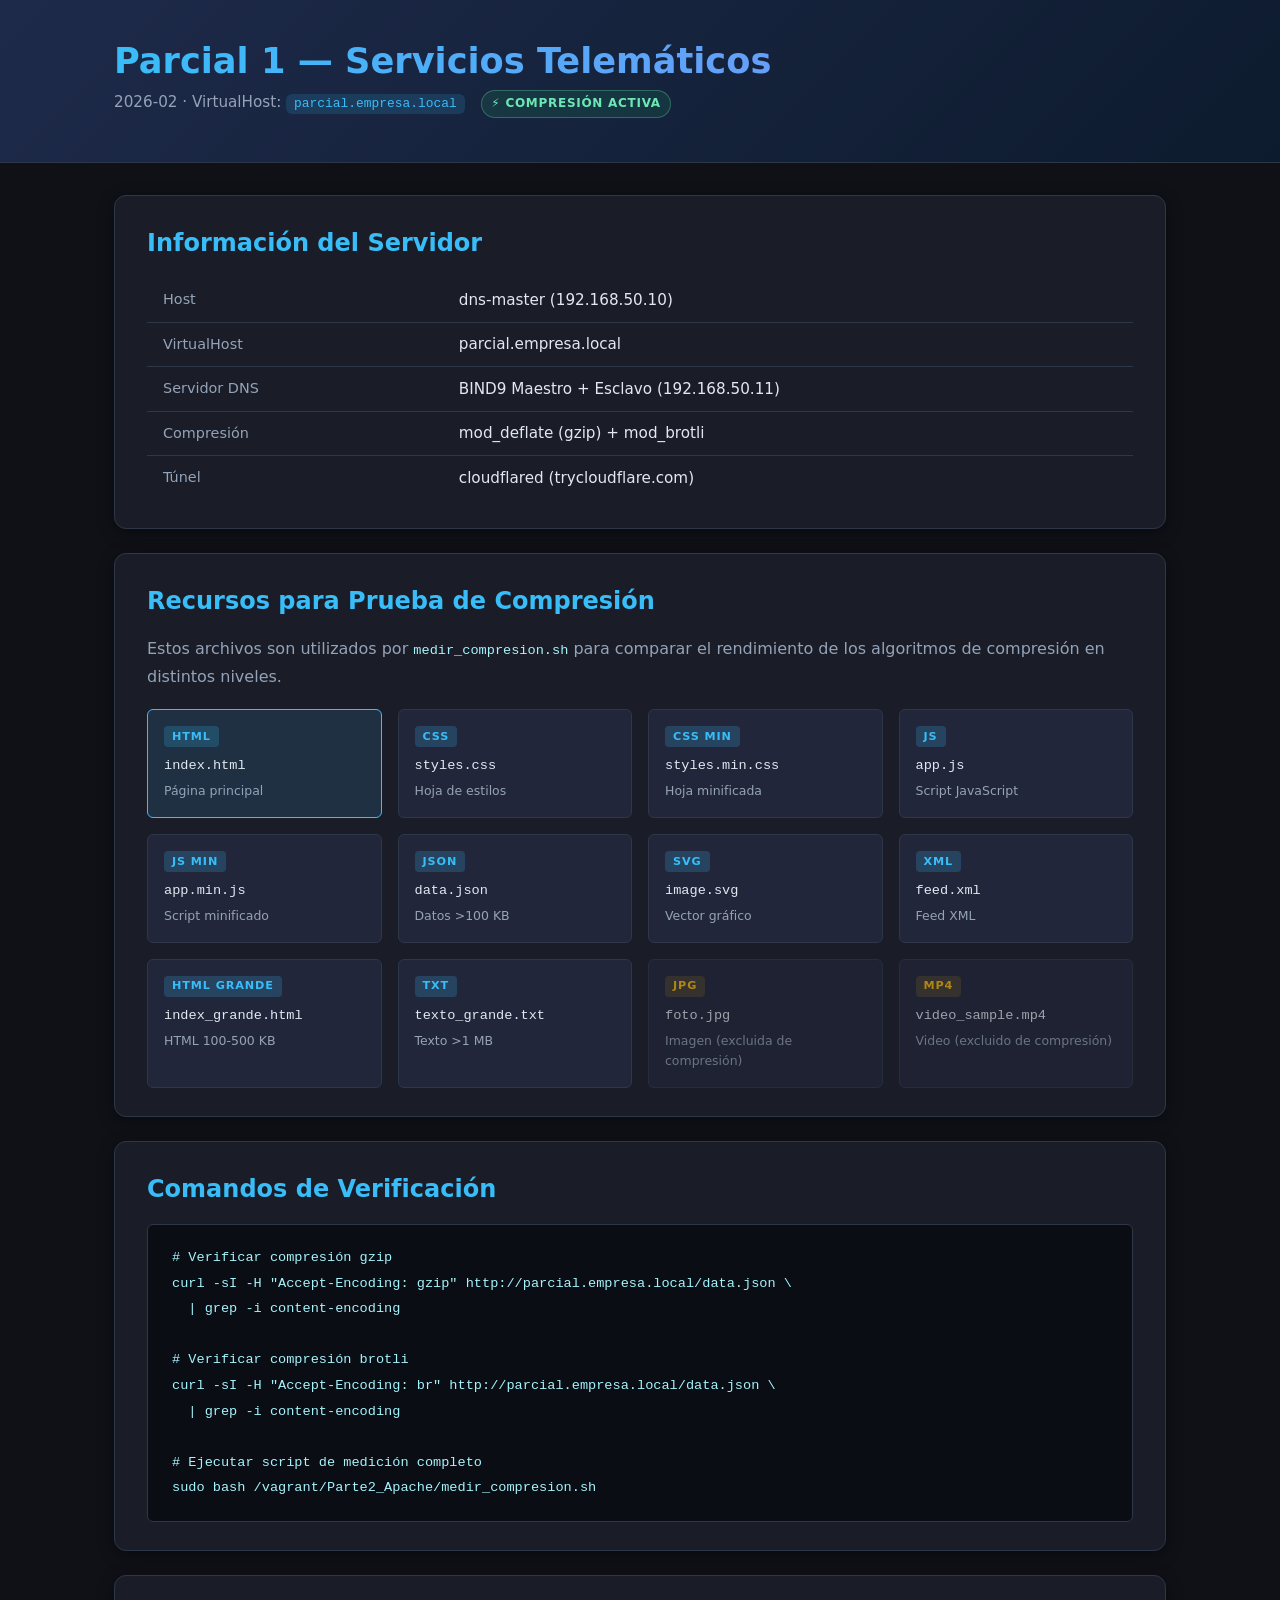
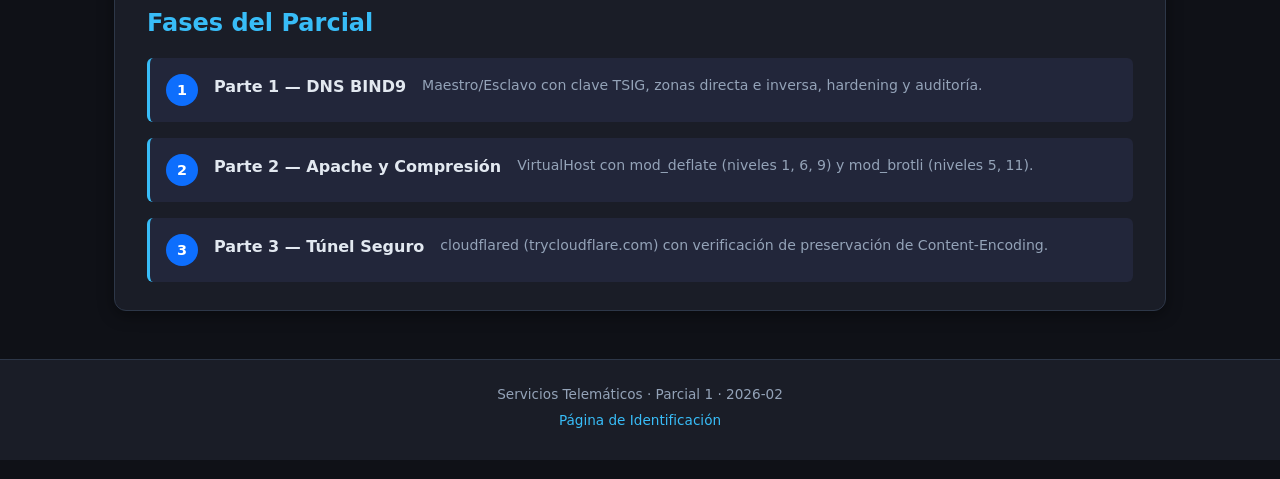
<file: mipracticas/Parcial1/Parte2_Apache/recursos/index.html>
<!DOCTYPE html>
<html lang="es">
<head>
    <meta charset="UTF-8">
    <meta name="viewport" content="width=device-width, initial-scale=1.0">
    <meta name="description" content="Parcial 1 de Servicios Telemáticos 2026-02 — VirtualHost Apache2 con compresión gzip y brotli">
    <title>Parcial 1 — Servicios Telemáticos 2026</title>
    <link rel="stylesheet" href="styles.css">
</head>
<body>

    <header class="site-header">
        <div class="container">
            <h1>Parcial 1 — Servicios Telemáticos</h1>
            <p class="subtitle">2026-02 · VirtualHost: <code>parcial.empresa.local</code></p>
        </div>
    </header>

    <main class="container">

        <section class="card" id="info-servidor">
            <h2>Información del Servidor</h2>
            <table>
                <tr><th>Host</th><td>dns-master (192.168.50.10)</td></tr>
                <tr><th>VirtualHost</th><td>parcial.empresa.local</td></tr>
                <tr><th>Servidor DNS</th><td>BIND9 Maestro + Esclavo (192.168.50.11)</td></tr>
                <tr><th>Compresión</th><td>mod_deflate (gzip) + mod_brotli</td></tr>
                <tr><th>Túnel</th><td>cloudflared (trycloudflare.com)</td></tr>
            </table>
        </section>

        <section class="card" id="recursos-prueba">
            <h2>Recursos para Prueba de Compresión</h2>
            <p>Estos archivos son utilizados por <code>medir_compresion.sh</code> para comparar
               el rendimiento de los algoritmos de compresión en distintos niveles.</p>
            <div class="recursos-grid">
                <a href="index.html" class="recurso-item">
                    <span class="tipo">HTML</span>
                    <span class="nombre">index.html</span>
                    <span class="desc">Página principal</span>
                </a>
                <a href="styles.css" class="recurso-item">
                    <span class="tipo">CSS</span>
                    <span class="nombre">styles.css</span>
                    <span class="desc">Hoja de estilos</span>
                </a>
                <a href="styles.min.css" class="recurso-item">
                    <span class="tipo">CSS MIN</span>
                    <span class="nombre">styles.min.css</span>
                    <span class="desc">Hoja minificada</span>
                </a>
                <a href="app.js" class="recurso-item">
                    <span class="tipo">JS</span>
                    <span class="nombre">app.js</span>
                    <span class="desc">Script JavaScript</span>
                </a>
                <a href="app.min.js" class="recurso-item">
                    <span class="tipo">JS MIN</span>
                    <span class="nombre">app.min.js</span>
                    <span class="desc">Script minificado</span>
                </a>
                <a href="data.json" class="recurso-item">
                    <span class="tipo">JSON</span>
                    <span class="nombre">data.json</span>
                    <span class="desc">Datos &gt;100 KB</span>
                </a>
                <a href="image.svg" class="recurso-item">
                    <span class="tipo">SVG</span>
                    <span class="nombre">image.svg</span>
                    <span class="desc">Vector gráfico</span>
                </a>
                <a href="feed.xml" class="recurso-item">
                    <span class="tipo">XML</span>
                    <span class="nombre">feed.xml</span>
                    <span class="desc">Feed XML</span>
                </a>
                <a href="index_grande.html" class="recurso-item">
                    <span class="tipo">HTML GRANDE</span>
                    <span class="nombre">index_grande.html</span>
                    <span class="desc">HTML 100-500 KB</span>
                </a>
                <a href="texto_grande.txt" class="recurso-item">
                    <span class="tipo">TXT</span>
                    <span class="nombre">texto_grande.txt</span>
                    <span class="desc">Texto &gt;1 MB</span>
                </a>
                <a href="foto.jpg" class="recurso-item binary">
                    <span class="tipo">JPG</span>
                    <span class="nombre">foto.jpg</span>
                    <span class="desc">Imagen (excluida de compresión)</span>
                </a>
                <a href="video_sample.mp4" class="recurso-item binary">
                    <span class="tipo">MP4</span>
                    <span class="nombre">video_sample.mp4</span>
                    <span class="desc">Video (excluido de compresión)</span>
                </a>
            </div>
        </section>

        <section class="card" id="comandos-verificacion">
            <h2>Comandos de Verificación</h2>
            <pre><code># Verificar compresión gzip
curl -sI -H "Accept-Encoding: gzip" http://parcial.empresa.local/data.json \
  | grep -i content-encoding

# Verificar compresión brotli
curl -sI -H "Accept-Encoding: br" http://parcial.empresa.local/data.json \
  | grep -i content-encoding

# Ejecutar script de medición completo
sudo bash /vagrant/Parte2_Apache/medir_compresion.sh</code></pre>
        </section>

        <section class="card" id="fases-parcial">
            <h2>Fases del Parcial</h2>
            <ol class="fases-list">
                <li>
                    <strong>Parte 1 — DNS BIND9</strong>
                    <p>Maestro/Esclavo con clave TSIG, zonas directa e inversa, hardening y auditoría.</p>
                </li>
                <li>
                    <strong>Parte 2 — Apache y Compresión</strong>
                    <p>VirtualHost con mod_deflate (niveles 1, 6, 9) y mod_brotli (niveles 5, 11).</p>
                </li>
                <li>
                    <strong>Parte 3 — Túnel Seguro</strong>
                    <p>cloudflared (trycloudflare.com) con verificación de preservación de Content-Encoding.</p>
                </li>
            </ol>
        </section>

    </main>

    <footer class="site-footer">
        <div class="container">
            <p>Servicios Telemáticos · Parcial 1 · 2026-02</p>
            <p><a href="pagina_personalizada.html">Página de Identificación</a></p>
        </div>
    </footer>

    <script src="app.js"></script>
</body>
</html>
</file>
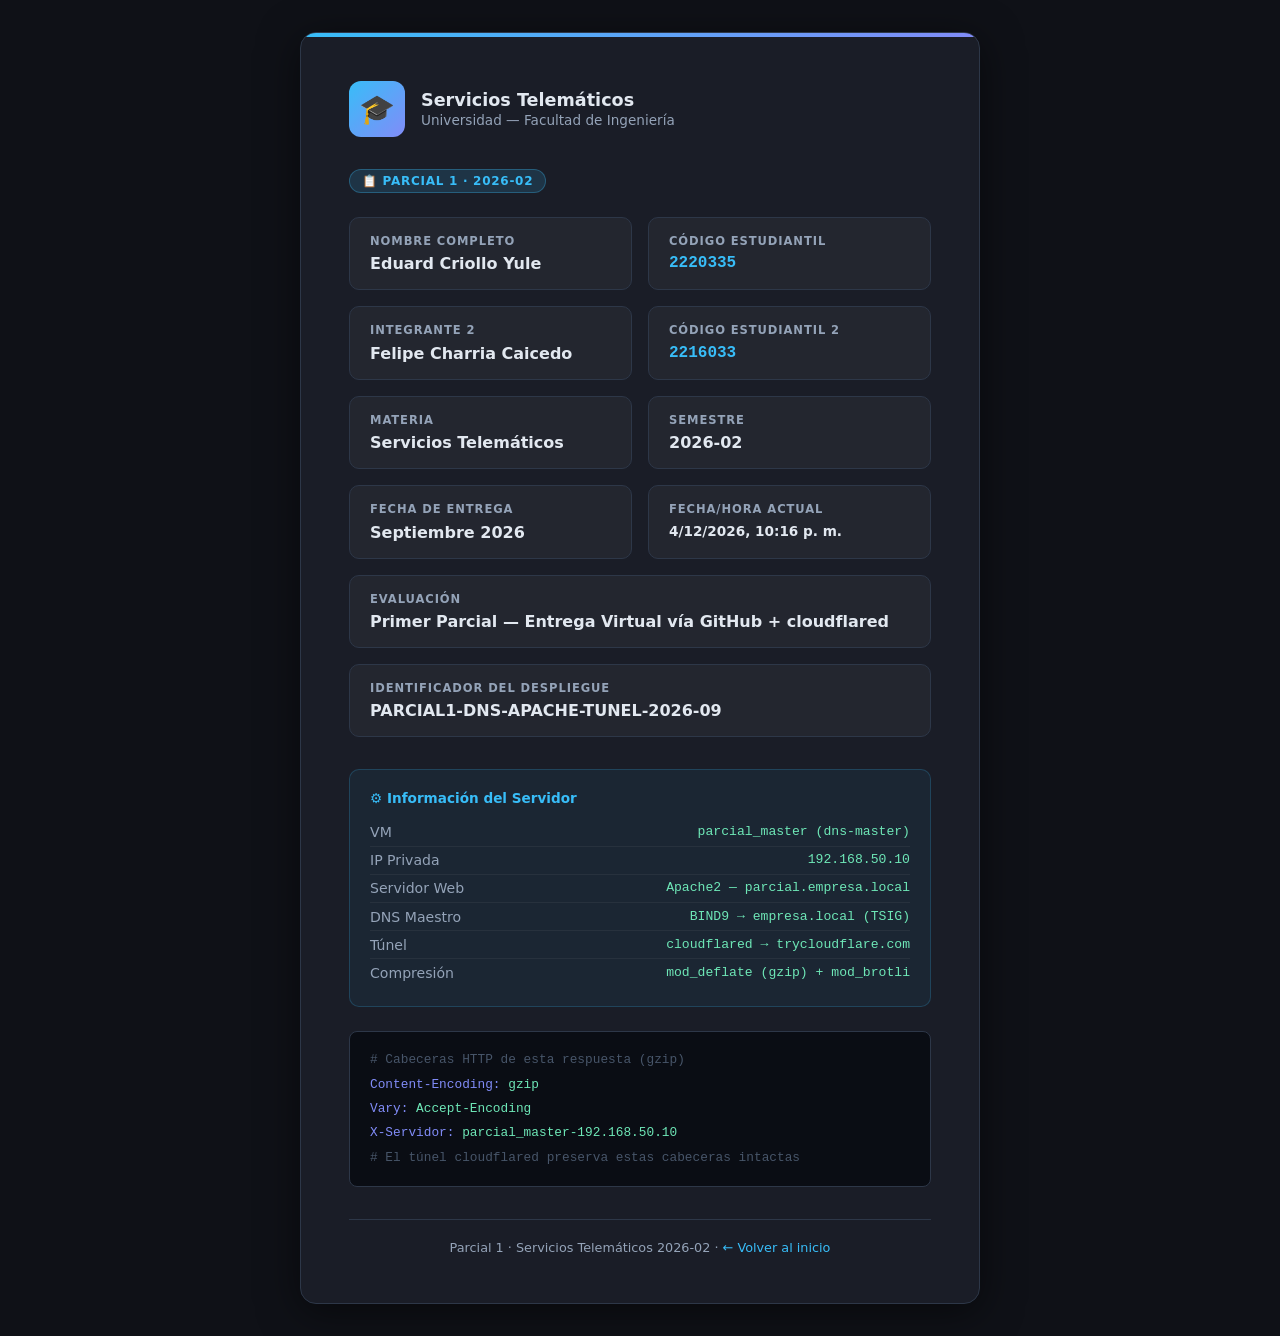
<file: mipracticas/Parcial1/Parte3_Tunel/pagina_personalizada.html>
<!DOCTYPE html>
<html lang="es">
<head>
    <meta charset="UTF-8">
    <meta name="viewport" content="width=device-width, initial-scale=1.0">
    <meta name="description" content="Página de identificación estudiantil — Parcial 1 Servicios Telemáticos 2026-02">
    <title>Identificación — Parcial 1 Servicios Telemáticos</title>
    <style>
        :root {
            --bg:       #0f1117;
            --card:     #1a1d27;
            --border:   #2d3748;
            --accent:   #38bdf8;
            --accent2:  #818cf8;
            --text:     #e2e8f0;
            --muted:    #94a3b8;
            --success:  #6ee7b7;
            --font-sans: 'Segoe UI', system-ui, sans-serif;
            --font-mono: 'Courier New', monospace;
        }

        * { box-sizing: border-box; margin: 0; padding: 0; }

        body {
            font-family: var(--font-sans);
            background: var(--bg);
            color: var(--text);
            min-height: 100vh;
            display: flex;
            align-items: center;
            justify-content: center;
            padding: 2rem;
        }

        .card {
            background: var(--card);
            border: 1px solid var(--border);
            border-radius: 16px;
            padding: 3rem;
            max-width: 680px;
            width: 100%;
            box-shadow: 0 8px 40px rgba(0,0,0,0.5);
            position: relative;
            overflow: hidden;
        }

        .card::before {
            content: '';
            position: absolute;
            top: 0; left: 0; right: 0;
            height: 4px;
            background: linear-gradient(90deg, var(--accent), var(--accent2));
        }

        .logo {
            display: flex;
            align-items: center;
            gap: 1rem;
            margin-bottom: 2rem;
        }

        .logo-icon {
            width: 56px; height: 56px;
            background: linear-gradient(135deg, var(--accent), var(--accent2));
            border-radius: 12px;
            display: flex; align-items: center; justify-content: center;
            font-size: 1.8rem;
        }

        .logo-text h1 {
            font-size: 1.1rem;
            font-weight: 700;
            color: var(--text);
        }

        .logo-text p {
            font-size: 0.85rem;
            color: var(--muted);
            margin-top: 2px;
        }

        .badge {
            display: inline-block;
            background: rgba(56,189,248,0.15);
            color: var(--accent);
            border: 1px solid rgba(56,189,248,0.3);
            border-radius: 999px;
            font-size: 0.75rem;
            font-weight: 600;
            letter-spacing: 0.06em;
            padding: 0.25rem 0.75rem;
            text-transform: uppercase;
            margin-bottom: 1.5rem;
        }

        .info-grid {
            display: grid;
            grid-template-columns: 1fr 1fr;
            gap: 1rem;
            margin-bottom: 2rem;
        }

        .info-item {
            background: rgba(255,255,255,0.04);
            border: 1px solid var(--border);
            border-radius: 10px;
            padding: 1rem 1.25rem;
        }

        .info-item .label {
            font-size: 0.72rem;
            font-weight: 600;
            letter-spacing: 0.08em;
            text-transform: uppercase;
            color: var(--muted);
            margin-bottom: 0.4rem;
        }

        .info-item .value {
            font-size: 1rem;
            font-weight: 600;
            color: var(--text);
        }

        .info-item.highlight .value {
            color: var(--accent);
            font-family: var(--font-mono);
        }

        .info-item.full { grid-column: 1 / -1; }

        .server-info {
            background: rgba(56,189,248,0.06);
            border: 1px solid rgba(56,189,248,0.2);
            border-radius: 10px;
            padding: 1.25rem;
            margin-bottom: 1.5rem;
        }

        .server-info h3 {
            font-size: 0.85rem;
            font-weight: 600;
            color: var(--accent);
            margin-bottom: 0.75rem;
            display: flex;
            align-items: center;
            gap: 0.5rem;
        }

        .server-row {
            display: flex;
            justify-content: space-between;
            padding: 0.35rem 0;
            border-bottom: 1px solid rgba(255,255,255,0.05);
            font-size: 0.88rem;
        }

        .server-row:last-child { border-bottom: none; }
        .server-row .k { color: var(--muted); }
        .server-row .v { font-family: var(--font-mono); color: var(--success); font-size: 0.82rem; }

        .encoding-demo {
            background: #0a0d14;
            border: 1px solid var(--border);
            border-radius: 8px;
            padding: 1rem 1.25rem;
            font-family: var(--font-mono);
            font-size: 0.8rem;
            color: #a5f3fc;
            line-height: 1.9;
        }

        .encoding-demo .comment { color: #475569; }
        .encoding-demo .header-name { color: var(--accent2); }
        .encoding-demo .header-value { color: var(--success); }

        footer {
            margin-top: 2rem;
            padding-top: 1.25rem;
            border-top: 1px solid var(--border);
            text-align: center;
            font-size: 0.8rem;
            color: var(--muted);
        }

        @media (max-width: 500px) {
            .info-grid { grid-template-columns: 1fr; }
            .card { padding: 1.75rem; }
        }
    </style>
</head>
<body>
    <div class="card">

        <div class="logo">
            <div class="logo-icon">🎓</div>
            <div class="logo-text">
                <h1>Servicios Telemáticos</h1>
                <p>Universidad — Facultad de Ingeniería</p>
            </div>
        </div>

        <span class="badge">📋 Parcial 1 · 2026-02</span>

        <div class="info-grid">
            <div class="info-item">
                <div class="label">Nombre Completo</div>
                <div class="value" id="nombre">Eduard Criollo Yule</div>
            </div>
            <div class="info-item highlight">
                <div class="label">Código Estudiantil</div>
                <div class="value" id="codigo">2220335</div>
            </div>
            <div class="info-item">
                <div class="label">Integrante 2</div>
                <div class="value">Felipe Charria Caicedo</div>
            </div>
            <div class="info-item highlight">
                <div class="label">Código Estudiantil 2</div>
                <div class="value">2216033</div>
            </div>
            <div class="info-item">
                <div class="label">Materia</div>
                <div class="value">Servicios Telemáticos</div>
            </div>
            <div class="info-item">
                <div class="label">Semestre</div>
                <div class="value">2026-02</div>
            </div>
            <div class="info-item">
                <div class="label">Fecha de Entrega</div>
                <div class="value" id="fecha-entrega">Septiembre 2026</div>
            </div>
            <div class="info-item">
                <div class="label">Fecha/Hora Actual</div>
                <div class="value" id="fecha-actual" style="font-size:0.85rem">—</div>
            </div>
            <div class="info-item full">
                <div class="label">Evaluación</div>
                <div class="value">Primer Parcial — Entrega Virtual vía GitHub + cloudflared</div>
            </div>
            <div class="info-item full">
                <div class="label">Identificador del despliegue</div>
                <div class="value">PARCIAL1-DNS-APACHE-TUNEL-2026-09</div>
            </div>
        </div>

        <div class="server-info">
            <h3>⚙️ Información del Servidor</h3>
            <div class="server-row">
                <span class="k">VM</span>
                <span class="v">parcial_master (dns-master)</span>
            </div>
            <div class="server-row">
                <span class="k">IP Privada</span>
                <span class="v">192.168.50.10</span>
            </div>
            <div class="server-row">
                <span class="k">Servidor Web</span>
                <span class="v">Apache2 — parcial.empresa.local</span>
            </div>
            <div class="server-row">
                <span class="k">DNS Maestro</span>
                <span class="v">BIND9 → empresa.local (TSIG)</span>
            </div>
            <div class="server-row">
                <span class="k">Túnel</span>
                <span class="v">cloudflared → trycloudflare.com</span>
            </div>
            <div class="server-row">
                <span class="k">Compresión</span>
                <span class="v">mod_deflate (gzip) + mod_brotli</span>
            </div>
        </div>

        <div class="encoding-demo">
            <span class="comment"># Cabeceras HTTP de esta respuesta (gzip)</span><br>
            <span class="header-name">Content-Encoding: </span><span class="header-value">gzip</span><br>
            <span class="header-name">Vary: </span><span class="header-value">Accept-Encoding</span><br>
            <span class="header-name">X-Servidor: </span><span class="header-value">parcial_master-192.168.50.10</span><br>
            <span class="comment"># El túnel cloudflared preserva estas cabeceras intactas</span>
        </div>

        <footer>
            Parcial 1 · Servicios Telemáticos 2026-02 ·
            <a href="/" style="color:#38bdf8;text-decoration:none;">← Volver al inicio</a>
        </footer>
    </div>

    <script>
        // Mostrar fecha y hora actual en zona Colombia
        document.getElementById('fecha-actual').textContent =
            new Date().toLocaleString('es-CO', {
                timeZone: 'America/Bogota',
                dateStyle: 'medium',
                timeStyle: 'short'
            });
    </script>
</body>
</html>
</file>
<file: mipracticas/Parcial1/Parte2_Apache/recursos/styles.css>
/* ══════════════════════════════════════════════════════════════════════════
   styles.css — Hoja de estilos Parcial 1 · Servicios Telemáticos 2026-02
   Recurso de prueba para medición de compresión HTTP
   ══════════════════════════════════════════════════════════════════════════ */

/* ── Variables CSS ─────────────────────────────────────────────────────── */
:root {
    --color-primary:     #0d6efd;
    --color-secondary:   #6c757d;
    --color-success:     #198754;
    --color-warning:     #ffc107;
    --color-danger:      #dc3545;
    --color-bg:          #0f1117;
    --color-bg-card:     #1a1d27;
    --color-bg-card2:    #22263a;
    --color-text:        #e2e8f0;
    --color-text-muted:  #94a3b8;
    --color-border:      #2d3748;
    --color-accent:      #38bdf8;
    --color-accent2:     #818cf8;
    --font-sans: 'Inter', 'Segoe UI', system-ui, -apple-system, sans-serif;
    --font-mono: 'JetBrains Mono', 'Fira Code', 'Courier New', monospace;
    --radius-sm: 6px;
    --radius-md: 12px;
    --radius-lg: 20px;
    --shadow-sm: 0 1px 3px rgba(0,0,0,0.3);
    --shadow-md: 0 4px 16px rgba(0,0,0,0.4);
    --shadow-lg: 0 8px 32px rgba(0,0,0,0.5);
    --transition: 0.2s ease;
}

/* ── Reset y Base ───────────────────────────────────────────────────────── */
*, *::before, *::after { box-sizing: border-box; margin: 0; padding: 0; }

html { scroll-behavior: smooth; }

body {
    font-family: var(--font-sans);
    font-size: 16px;
    line-height: 1.6;
    background-color: var(--color-bg);
    color: var(--color-text);
    min-height: 100vh;
}

/* ── Tipografía ─────────────────────────────────────────────────────────── */
h1 { font-size: 2.2rem; font-weight: 800; line-height: 1.2; }
h2 { font-size: 1.5rem; font-weight: 700; margin-bottom: 1rem; color: var(--color-accent); }
h3 { font-size: 1.2rem; font-weight: 600; margin-bottom: 0.75rem; }
p  { margin-bottom: 0.75rem; color: var(--color-text-muted); }
a  { color: var(--color-accent); text-decoration: none; transition: color var(--transition); }
a:hover { color: var(--color-accent2); }

/* ── Layout ─────────────────────────────────────────────────────────────── */
.container {
    max-width: 1100px;
    margin: 0 auto;
    padding: 0 1.5rem;
}

/* ── Header ─────────────────────────────────────────────────────────────── */
.site-header {
    background: linear-gradient(135deg, #1e2a4a 0%, #0d1b2e 100%);
    border-bottom: 1px solid var(--color-border);
    padding: 2.5rem 0 2rem;
    position: sticky;
    top: 0;
    z-index: 100;
    backdrop-filter: blur(10px);
}

.site-header h1 {
    background: linear-gradient(90deg, var(--color-accent), var(--color-accent2));
    -webkit-background-clip: text;
    -webkit-text-fill-color: transparent;
    background-clip: text;
}

.site-header .subtitle {
    color: var(--color-text-muted);
    margin-top: 0.5rem;
    font-size: 0.95rem;
}

.site-header code {
    background: rgba(56, 189, 248, 0.15);
    color: var(--color-accent);
    padding: 0.15rem 0.5rem;
    border-radius: var(--radius-sm);
    font-family: var(--font-mono);
    font-size: 0.85em;
}

/* ── Main ───────────────────────────────────────────────────────────────── */
main.container {
    padding-top: 2rem;
    padding-bottom: 3rem;
    display: flex;
    flex-direction: column;
    gap: 1.5rem;
}

/* ── Cards ──────────────────────────────────────────────────────────────── */
.card {
    background: var(--color-bg-card);
    border: 1px solid var(--color-border);
    border-radius: var(--radius-md);
    padding: 1.75rem 2rem;
    box-shadow: var(--shadow-md);
    transition: transform var(--transition), box-shadow var(--transition);
}

.card:hover {
    transform: translateY(-2px);
    box-shadow: var(--shadow-lg);
}

/* ── Tabla de info ──────────────────────────────────────────────────────── */
table {
    width: 100%;
    border-collapse: collapse;
    margin-top: 0.5rem;
}

th, td {
    padding: 0.6rem 1rem;
    text-align: left;
    border-bottom: 1px solid var(--color-border);
}

th {
    color: var(--color-text-muted);
    font-weight: 500;
    font-size: 0.9rem;
    width: 30%;
}

td { color: var(--color-text); font-size: 0.95rem; }
tr:last-child th, tr:last-child td { border-bottom: none; }
tr:hover { background: rgba(255,255,255,0.03); }

/* ── Grilla de recursos ─────────────────────────────────────────────────── */
.recursos-grid {
    display: grid;
    grid-template-columns: repeat(auto-fill, minmax(200px, 1fr));
    gap: 1rem;
    margin-top: 1.25rem;
}

.recurso-item {
    display: flex;
    flex-direction: column;
    align-items: flex-start;
    background: var(--color-bg-card2);
    border: 1px solid var(--color-border);
    border-radius: var(--radius-sm);
    padding: 1rem;
    color: inherit;
    transition: background var(--transition), border-color var(--transition);
}

.recurso-item:hover {
    background: rgba(56, 189, 248, 0.08);
    border-color: var(--color-accent);
}

.recurso-item.binary { opacity: 0.65; }
.recurso-item.binary:hover { border-color: var(--color-warning); opacity: 1; }

.recurso-item .tipo {
    font-size: 0.7rem;
    font-weight: 700;
    letter-spacing: 0.08em;
    text-transform: uppercase;
    background: rgba(56, 189, 248, 0.2);
    color: var(--color-accent);
    padding: 0.1rem 0.5rem;
    border-radius: 4px;
    margin-bottom: 0.5rem;
}

.recurso-item.binary .tipo {
    background: rgba(255, 193, 7, 0.15);
    color: var(--color-warning);
}

.recurso-item .nombre {
    font-family: var(--font-mono);
    font-size: 0.85rem;
    color: var(--color-text);
    margin-bottom: 0.25rem;
}

.recurso-item .desc {
    font-size: 0.78rem;
    color: var(--color-text-muted);
}

/* ── Bloques de código ──────────────────────────────────────────────────── */
pre {
    background: #0a0d14;
    border: 1px solid var(--color-border);
    border-radius: var(--radius-sm);
    padding: 1.25rem 1.5rem;
    overflow-x: auto;
    margin-top: 0.75rem;
}

code {
    font-family: var(--font-mono);
    font-size: 0.85rem;
    color: #a5f3fc;
    line-height: 1.8;
}

/* ── Lista de fases ─────────────────────────────────────────────────────── */
.fases-list {
    list-style: none;
    padding: 0;
    counter-reset: fase;
    display: flex;
    flex-direction: column;
    gap: 1rem;
    margin-top: 0.75rem;
}

.fases-list li {
    counter-increment: fase;
    display: flex;
    align-items: flex-start;
    gap: 1rem;
    padding: 1rem;
    background: var(--color-bg-card2);
    border-radius: var(--radius-sm);
    border-left: 3px solid var(--color-accent);
}

.fases-list li::before {
    content: counter(fase);
    display: flex;
    align-items: center;
    justify-content: center;
    width: 2rem;
    height: 2rem;
    min-width: 2rem;
    background: var(--color-primary);
    color: white;
    border-radius: 50%;
    font-weight: 700;
    font-size: 0.9rem;
}

.fases-list strong { color: var(--color-text); display: block; margin-bottom: 0.25rem; }
.fases-list p { margin: 0; font-size: 0.88rem; }

/* ── Footer ─────────────────────────────────────────────────────────────── */
.site-footer {
    background: var(--color-bg-card);
    border-top: 1px solid var(--color-border);
    padding: 1.5rem 0;
    text-align: center;
}

.site-footer p {
    font-size: 0.85rem;
    margin-bottom: 0.25rem;
}

/* ── Utilidades ─────────────────────────────────────────────────────────── */
.text-muted  { color: var(--color-text-muted); }
.text-accent { color: var(--color-accent); }
.mt-1 { margin-top: 0.5rem; }
.mt-2 { margin-top: 1rem;   }
.mt-3 { margin-top: 1.5rem; }

/* ── Responsive ─────────────────────────────────────────────────────────── */
@media (max-width: 768px) {
    h1 { font-size: 1.6rem; }
    .recursos-grid { grid-template-columns: repeat(auto-fill, minmax(160px, 1fr)); }
    .card { padding: 1.25rem; }
}
</file>
